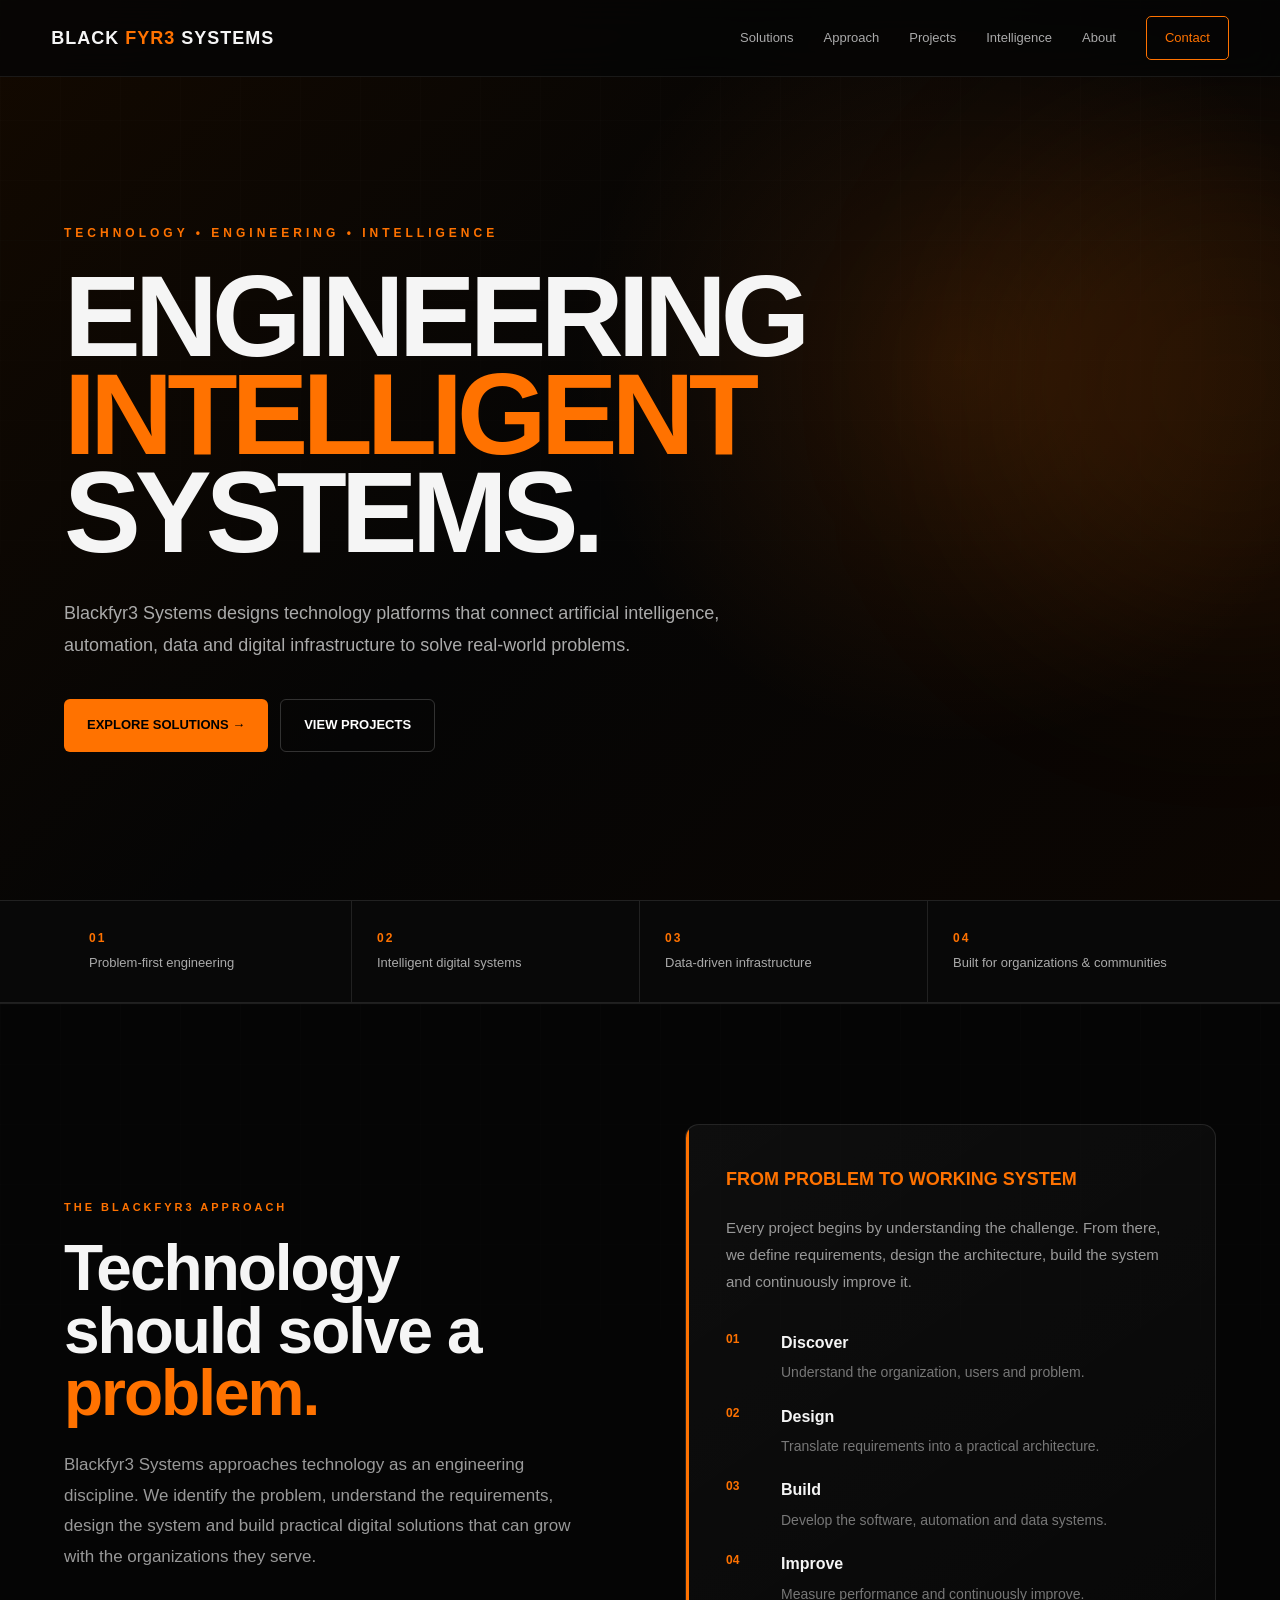
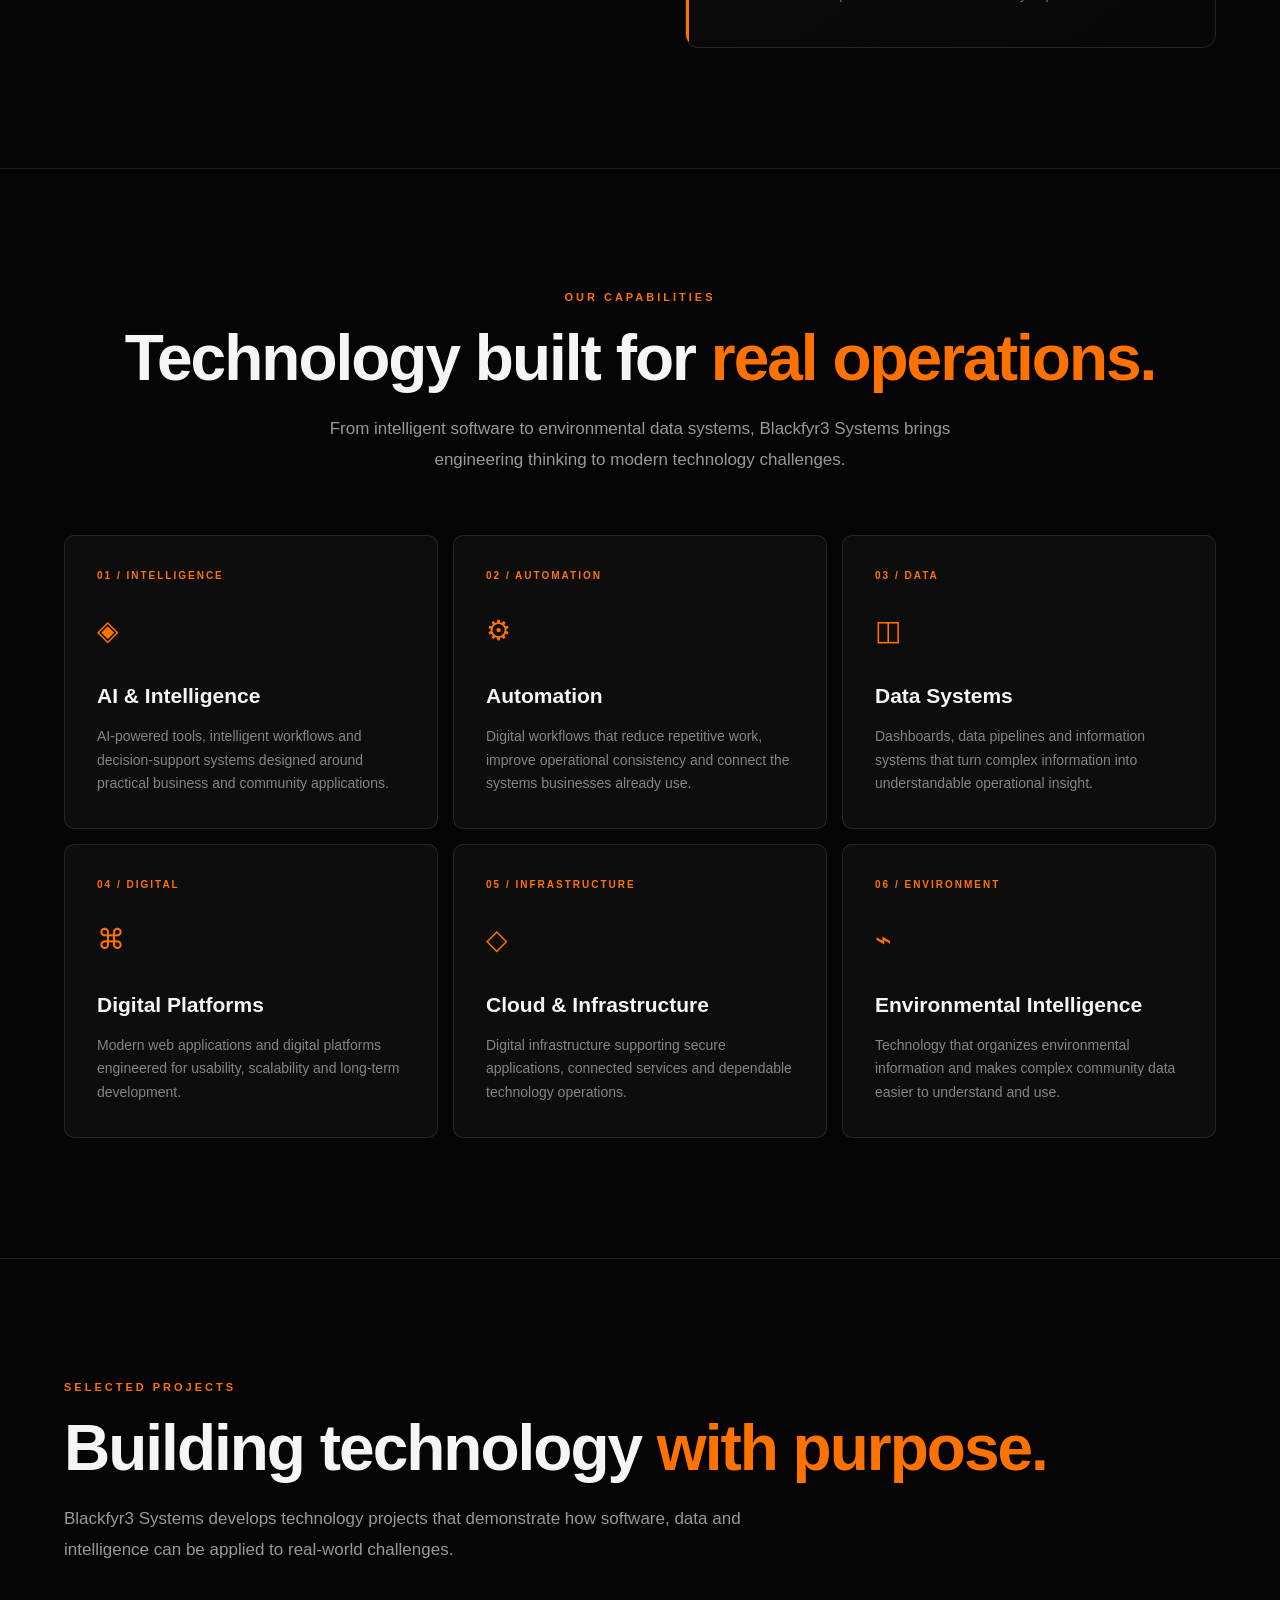
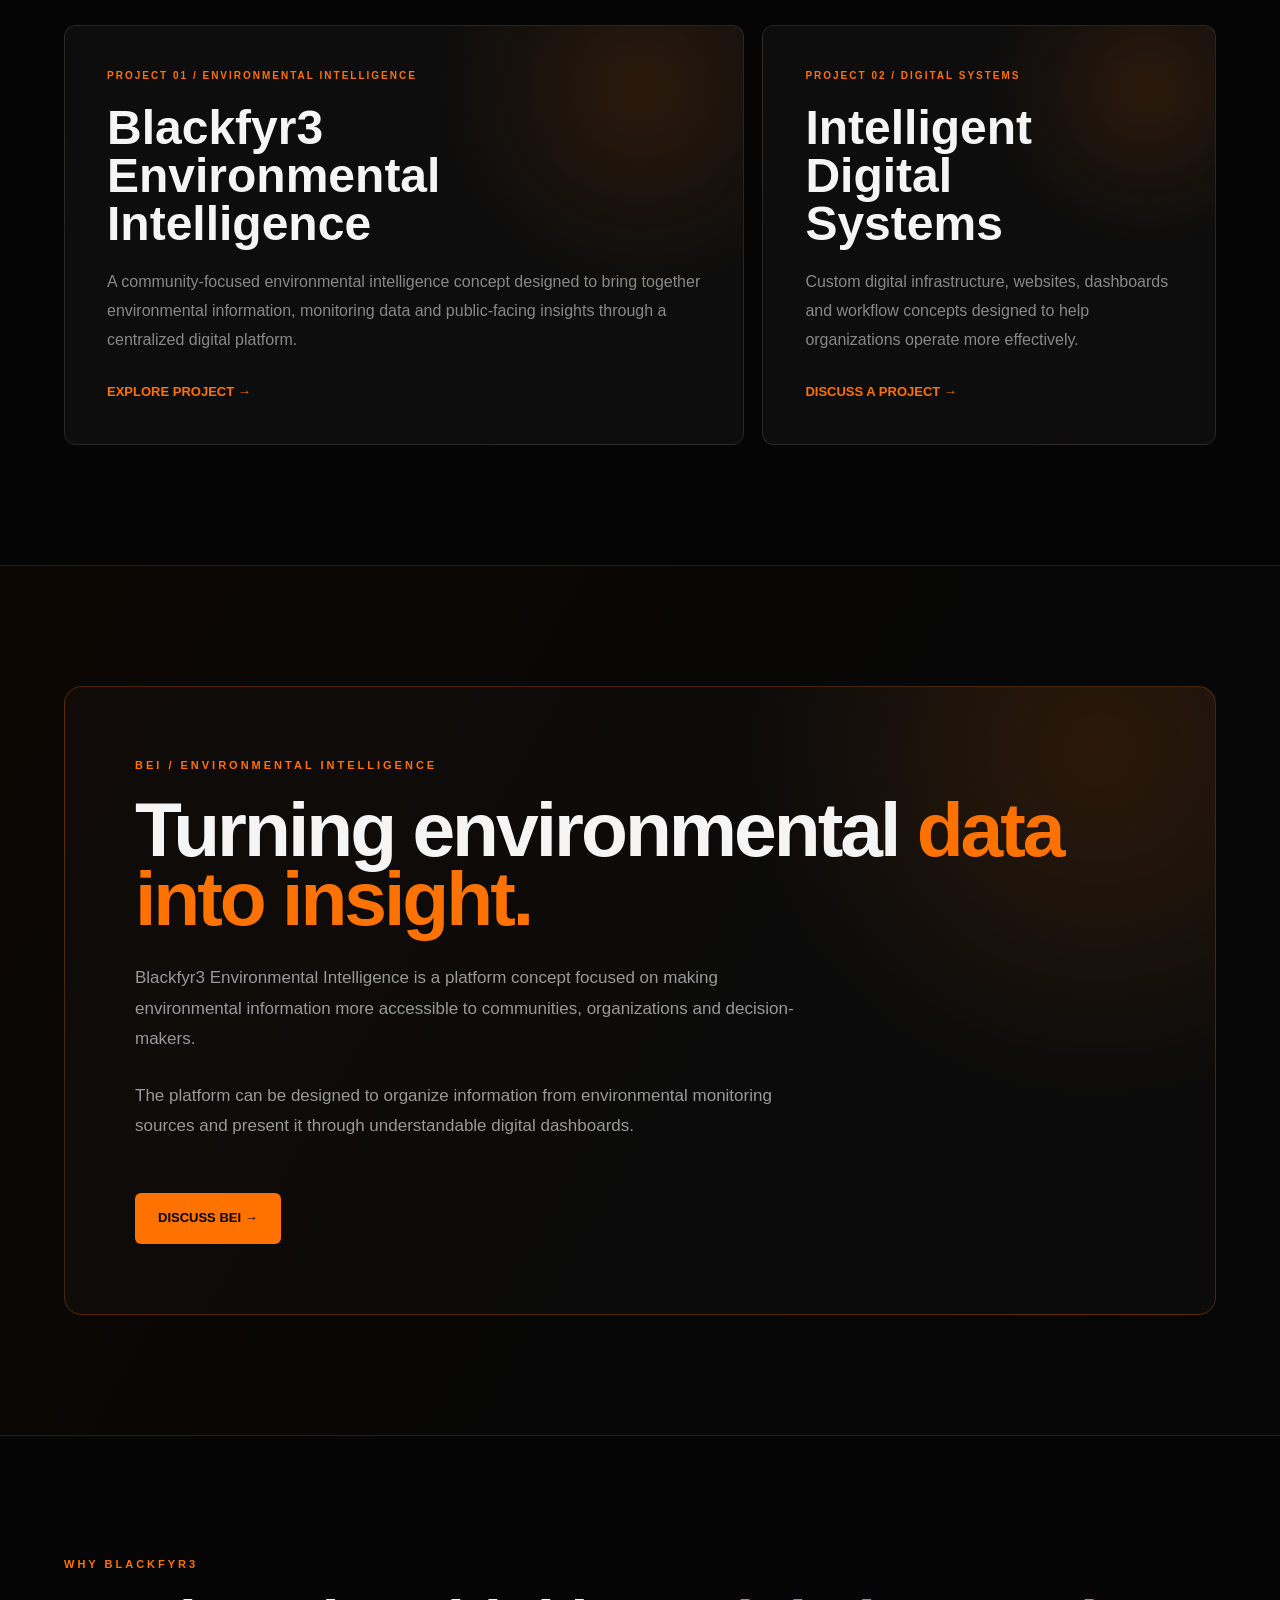
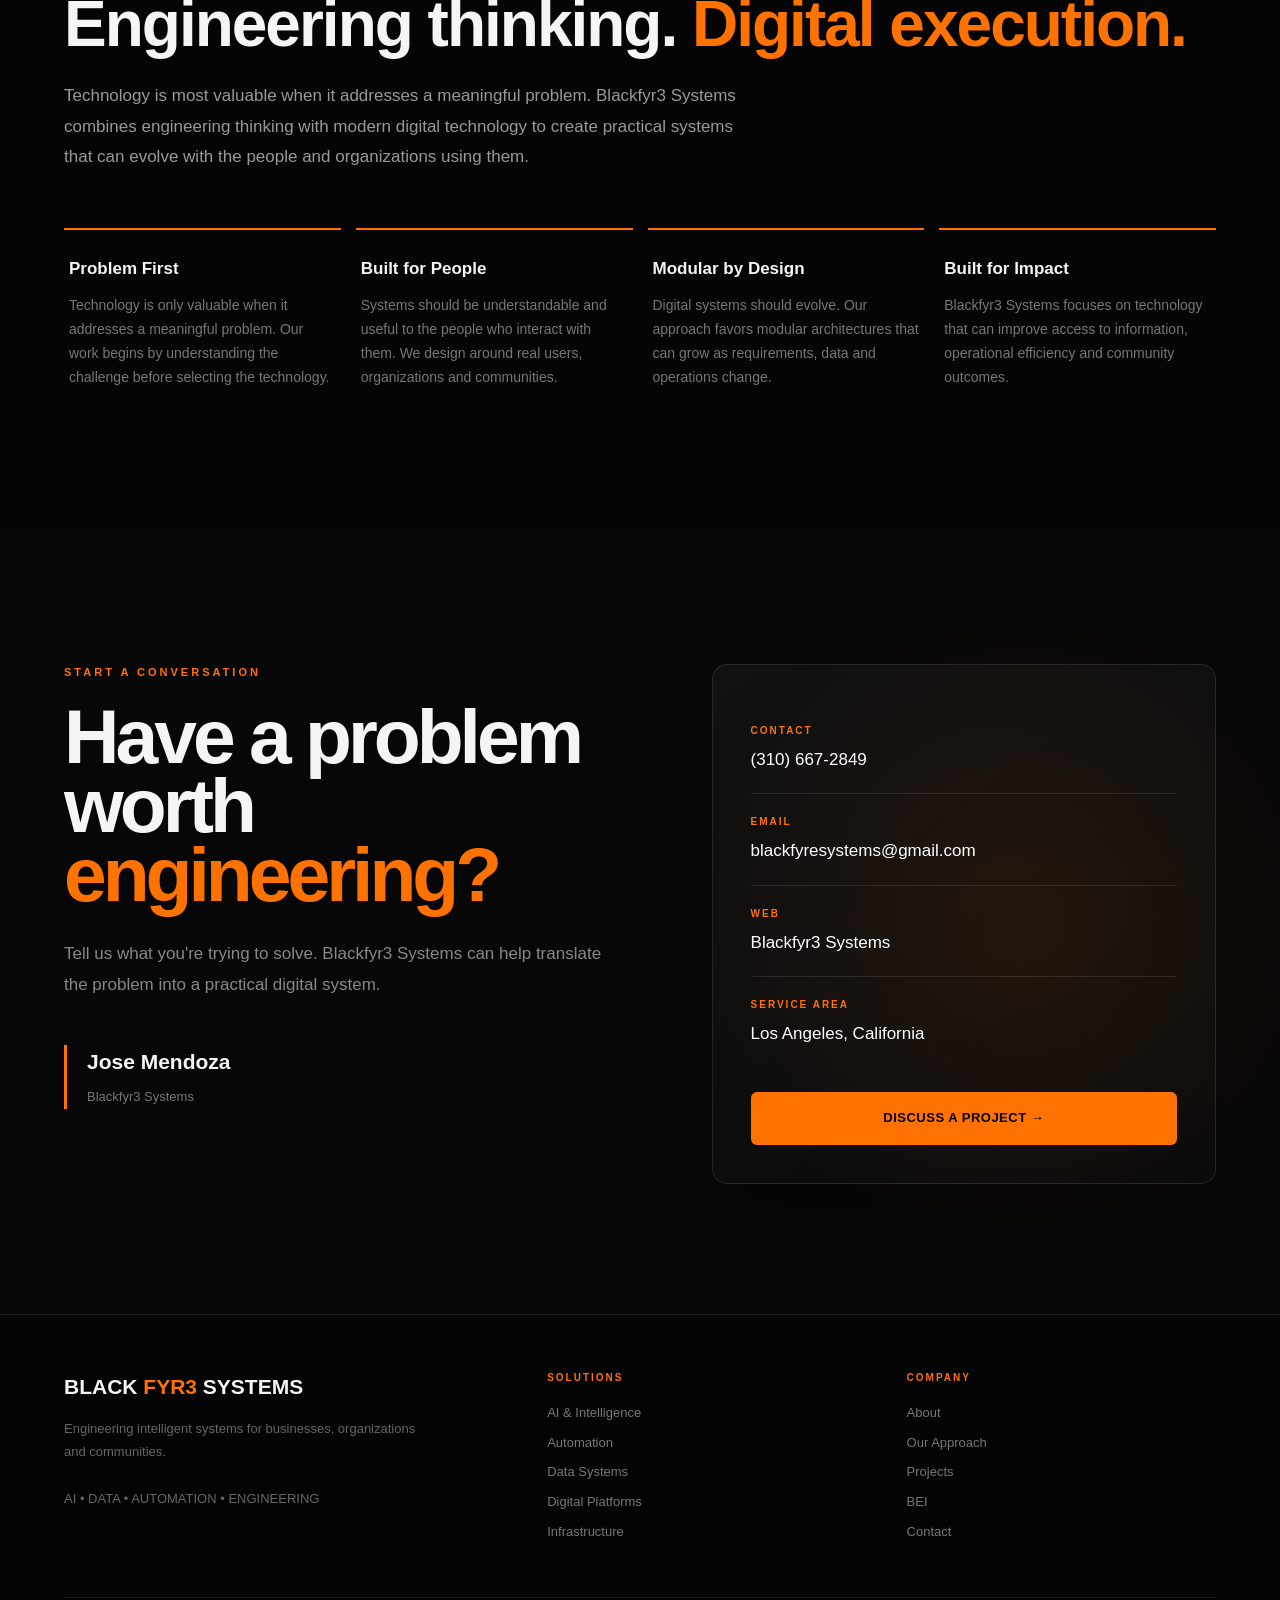
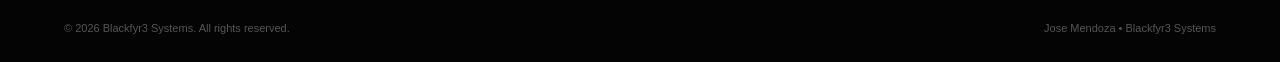
<file: index.html>
<!DOCTYPE html>
<html lang="en">
<head>
  <meta charset="UTF-8">
  <meta name="viewport" content="width=device-width, initial-scale=1.0">

  <title>BLACK FYR3 SYSTEMS | Intelligent Technology & Engineering</title>

  <meta
    name="description"
    content="Blackfyr3 Systems designs intelligent technology platforms connecting AI, automation, data and digital infrastructure to solve real-world problems."
  >

  <meta name="theme-color" content="#080808">

  <style>
    /* =========================================================
       BLACK FYR3 SYSTEMS
       CORPORATE TECHNOLOGY / ENGINEERING WEBSITE
       ========================================================= */

    :root {
      --black: #050505;
      --black2: #090909;
      --panel: #101010;
      --panel2: #141414;
      --white: #f5f5f5;
      --muted: #999999;
      --muted2: #686868;
      --orange: #ff7200;
      --orange2: #ff8a1f;
      --line: rgba(255,255,255,.10);
      --max: 1180px;
    }

    * {
      margin: 0;
      padding: 0;
      box-sizing: border-box;
    }

    html {
      scroll-behavior: smooth;
    }

    body {
      font-family:
        Inter,
        -apple-system,
        BlinkMacSystemFont,
        "Segoe UI",
        Roboto,
        Arial,
        sans-serif;

      background: var(--black);
      color: var(--white);
      line-height: 1.6;
      overflow-x: hidden;
    }

    a {
      color: inherit;
      text-decoration: none;
    }

    img {
      max-width: 100%;
    }

    /* =========================================================
       GLOBAL
       ========================================================= */

    .container {
      width: min(var(--max), 90%);
      margin: auto;
    }

    .orange {
      color: var(--orange);
    }

    .section {
      padding: 120px 0;
      position: relative;
      border-top: 1px solid var(--line);
    }

    .eyebrow {
      color: var(--orange);
      font-size: 11px;
      font-weight: 800;
      letter-spacing: 3px;
      text-transform: uppercase;
      margin-bottom: 20px;
    }

    .section-title {
      font-size: clamp(40px, 5vw, 68px);
      line-height: .98;
      letter-spacing: -2px;
      margin-bottom: 25px;
    }

    .section-text {
      max-width: 680px;
      color: var(--muted);
      font-size: 17px;
      line-height: 1.8;
    }

    /* =========================================================
       BACKGROUND EFFECTS
       ========================================================= */

    .grid-bg {
      position: absolute;
      inset: 0;
      pointer-events: none;
      opacity: .25;

      background-image:
        linear-gradient(rgba(255,255,255,.035) 1px, transparent 1px),
        linear-gradient(90deg, rgba(255,255,255,.035) 1px, transparent 1px);

      background-size: 60px 60px;

      mask-image: linear-gradient(
        to bottom,
        black,
        transparent 85%
      );
    }

    .glow {
      position: absolute;
      width: 500px;
      height: 500px;
      border-radius: 50%;
      background: rgba(255,114,0,.09);
      filter: blur(100px);
      pointer-events: none;
    }

    /* =========================================================
       NAVIGATION
       ========================================================= */

    nav {
      position: fixed;
      top: 0;
      left: 0;
      width: 100%;
      z-index: 1000;

      background: rgba(5,5,5,.82);
      backdrop-filter: blur(18px);
      border-bottom: 1px solid rgba(255,255,255,.08);
    }

    .nav-inner {
      width: min(var(--max), 92%);
      margin: auto;

      height: 76px;

      display: flex;
      align-items: center;
      justify-content: space-between;
    }

    .logo {
      font-size: 18px;
      font-weight: 900;
      letter-spacing: 1px;
    }

    .logo span {
      color: var(--orange);
    }

    .nav-links {
      display: flex;
      gap: 30px;
      align-items: center;
    }

    .nav-links a {
      color: #aaa;
      font-size: 13px;
      transition: .25s;
    }

    .nav-links a:hover {
      color: white;
    }

    .nav-cta {
      padding: 11px 18px;
      border: 1px solid var(--orange);
      color: var(--orange) !important;
      border-radius: 5px;
    }

    .nav-cta:hover {
      background: var(--orange);
      color: black !important;
    }

    /* =========================================================
       HERO
       ========================================================= */

    .hero {
      min-height: 100vh;
      padding-top: 76px;

      display: flex;
      align-items: center;

      position: relative;
      overflow: hidden;

      background:
        radial-gradient(
          circle at 75% 40%,
          rgba(255,114,0,.13),
          transparent 35%
        ),
        linear-gradient(
          135deg,
          #130900,
          #050505 50%,
          #0c0602
        );
    }

    .hero .grid-bg {
      opacity: .35;
    }

    .hero-content {
      position: relative;
      z-index: 2;
      padding: 100px 0;
    }

    .hero-label {
      color: var(--orange);
      font-size: 12px;
      letter-spacing: 4px;
      font-weight: 800;
      margin-bottom: 25px;
    }

    .hero h1 {
      max-width: 900px;

      font-size: clamp(58px, 9vw, 120px);
      line-height: .85;
      letter-spacing: -6px;
      font-weight: 900;

      margin-bottom: 35px;
    }

    .hero h1 span {
      color: var(--orange);
    }

    .hero-description {
      max-width: 670px;

      color: #aaa;
      font-size: 18px;
      line-height: 1.8;

      margin-bottom: 38px;
    }

    .hero-buttons {
      display: flex;
      gap: 12px;
      flex-wrap: wrap;
    }

    .button {
      display: inline-flex;
      align-items: center;
      justify-content: center;

      padding: 15px 23px;

      border-radius: 6px;

      font-size: 13px;
      font-weight: 800;

      transition: .25s;
    }

    .button-primary {
      background: var(--orange);
      color: black;
    }

    .button-primary:hover {
      background: var(--orange2);
      transform: translateY(-2px);
      box-shadow: 0 10px 30px rgba(255,114,0,.2);
    }

    .button-secondary {
      border: 1px solid rgba(255,255,255,.18);
      color: white;
    }

    .button-secondary:hover {
      border-color: var(--orange);
      color: var(--orange);
    }

    /* =========================================================
       STAT BAR
       ========================================================= */

    .stats {
      border-top: 1px solid var(--line);
      border-bottom: 1px solid var(--line);
      background: #080808;
    }

    .stats-grid {
      display: grid;
      grid-template-columns: repeat(4,1fr);
    }

    .stat {
      padding: 28px 25px;
      border-right: 1px solid var(--line);
    }

    .stat:last-child {
      border-right: none;
    }

    .stat-number {
      color: var(--orange);
      font-size: 12px;
      font-weight: 800;
      letter-spacing: 2px;
    }

    .stat-text {
      margin-top: 5px;
      color: #aaa;
      font-size: 13px;
    }

    /* =========================================================
       PROBLEM / APPROACH
       ========================================================= */

    .split {
      display: grid;
      grid-template-columns: 1fr 1fr;
      gap: 90px;
      align-items: center;
    }

    .approach-card {
      border: 1px solid var(--line);
      background: linear-gradient(
        145deg,
        rgba(255,255,255,.04),
        rgba(255,255,255,.015)
      );

      border-radius: 14px;
      padding: 40px;

      position: relative;
      overflow: hidden;
    }

    .approach-card::before {
      content: "";

      position: absolute;
      left: 0;
      top: 0;
      width: 3px;
      height: 100%;

      background: var(--orange);
    }

    .approach-card h3 {
      color: var(--orange);
      font-size: 18px;
      margin-bottom: 20px;
    }

    .approach-card p {
      color: #999;
      font-size: 15px;
      line-height: 1.8;
    }

    .process-list {
      margin-top: 35px;
      display: grid;
      gap: 18px;
    }

    .process {
      display: flex;
      gap: 20px;
      align-items: flex-start;
    }

    .process-number {
      min-width: 35px;
      color: var(--orange);
      font-weight: 800;
      font-size: 12px;
    }

    .process h4 {
      margin-bottom: 5px;
    }

    .process p {
      color: #777;
      font-size: 14px;
    }

    /* =========================================================
       CAPABILITIES
       ========================================================= */

    .capability-header {
      text-align: center;
      margin-bottom: 60px;
    }

    .capability-header .section-text {
      margin: auto;
    }

    .capabilities {
      display: grid;
      grid-template-columns: repeat(3,1fr);
      gap: 15px;
    }

    .capability {
      min-height: 270px;

      padding: 32px;

      border: 1px solid var(--line);
      border-radius: 10px;

      background: #0d0d0d;

      position: relative;

      transition: .3s;
    }

    .capability:hover {
      transform: translateY(-5px);
      border-color: rgba(255,114,0,.5);

      box-shadow:
        0 20px 60px rgba(0,0,0,.35);
    }

    .capability-number {
      color: var(--orange);
      font-size: 10px;
      font-weight: 800;
      letter-spacing: 2px;
    }

    .capability-icon {
      font-size: 28px;
      margin: 25px 0;
      color: var(--orange);
    }

    .capability h3 {
      font-size: 21px;
      margin-bottom: 12px;
    }

    .capability p {
      color: #858585;
      font-size: 14px;
      line-height: 1.7;
    }

    /* =========================================================
       PROJECTS
       ========================================================= */

    .project-grid {
      display: grid;
      grid-template-columns: 1.2fr .8fr;
      gap: 18px;
      margin-top: 60px;
    }

    .project {
      min-height: 420px;

      padding: 42px;

      border: 1px solid var(--line);
      border-radius: 12px;

      background:
        radial-gradient(
          circle at 85% 15%,
          rgba(255,114,0,.12),
          transparent 30%
        ),
        #0d0d0d;

      display: flex;
      flex-direction: column;
      justify-content: space-between;

      position: relative;
      overflow: hidden;
    }

    .project:hover {
      border-color: rgba(255,114,0,.5);
    }

    .project-tag {
      color: var(--orange);
      font-size: 10px;
      font-weight: 800;
      letter-spacing: 2px;
    }

    .project h3 {
      font-size: clamp(30px,4vw,48px);
      line-height: 1;
      margin: 20px 0;
    }

    .project p {
      color: #888;
      max-width: 650px;
      line-height: 1.8;
    }

    .project-link {
      margin-top: 25px;
      color: var(--orange);
      font-weight: 800;
      font-size: 13px;
    }

    /* =========================================================
       BEI
       ========================================================= */

    .bei {
      background:
        linear-gradient(
          120deg,
          #0d0703,
          #070707 60%
        );
    }

    .bei-panel {
      border: 1px solid rgba(255,114,0,.25);
      border-radius: 18px;
      padding: 70px;

      background:
        radial-gradient(
          circle at 90% 10%,
          rgba(255,114,0,.13),
          transparent 30%
        ),
        rgba(255,255,255,.02);
    }

    .bei-title {
      font-size: clamp(40px,6vw,80px);
      line-height: .9;
      letter-spacing: -3px;
      margin-bottom: 30px;
    }

    .bei-title span {
      color: var(--orange);
    }

    /* =========================================================
       WHY BLACKFYR3
       ========================================================= */

    .why-grid {
      display: grid;
      grid-template-columns: repeat(4,1fr);
      gap: 15px;
      margin-top: 55px;
    }

    .why {
      border-top: 2px solid var(--orange);
      padding: 25px 5px;
    }

    .why h3 {
      font-size: 17px;
      margin-bottom: 12px;
    }

    .why p {
      color: #777;
      font-size: 14px;
      line-height: 1.7;
    }

    /* =========================================================
       CONTACT
       ========================================================= */

    .contact-section {
      padding: 130px 0;

      background:
        radial-gradient(
          circle at 80% 50%,
          rgba(255,114,0,.09),
          transparent 30%
        ),
        #070707;
    }

    .contact-grid {
      display: grid;
      grid-template-columns: 1.05fr .95fr;
      gap: 90px;
      align-items: start;
    }

    .contact-title {
      font-size: clamp(48px,6vw,82px);
      line-height: .9;
      letter-spacing: -4px;
      margin-bottom: 30px;
    }

    .contact-title span {
      color: var(--orange);
    }

    .contact-copy {
      color: #888;
      font-size: 17px;
      line-height: 1.8;
      max-width: 580px;
    }

    .contact-person {
      margin-top: 45px;
      border-left: 3px solid var(--orange);
      padding-left: 20px;
    }

    .contact-person strong {
      display: block;
      font-size: 21px;
      margin-bottom: 4px;
    }

    .contact-person span {
      color: #777;
      font-size: 13px;
    }

    .contact-card {
      padding: 38px;

      border: 1px solid var(--line);
      border-radius: 15px;

      background:
        linear-gradient(
          145deg,
          rgba(255,255,255,.045),
          rgba(255,255,255,.015)
        );

      box-shadow:
        0 30px 80px rgba(0,0,0,.25);
    }

    .contact-item {
      padding: 20px 0;
      border-bottom: 1px solid var(--line);

      display: flex;
      flex-direction: column;
      gap: 7px;
    }

    .contact-item:last-of-type {
      border-bottom: none;
    }

    .contact-label {
      color: var(--orange);
      font-size: 10px;
      font-weight: 800;
      letter-spacing: 2px;
    }

    .contact-value {
      font-size: 17px;
      color: white;
      word-break: break-word;
    }

    .contact-value:hover {
      color: var(--orange);
    }

    .contact-action {
      display: block;
      margin-top: 25px;

      text-align: center;

      padding: 16px;

      background: var(--orange);
      color: #000;

      border-radius: 6px;

      font-weight: 900;
      font-size: 13px;
      letter-spacing: .5px;

      transition: .25s;
    }

    .contact-action:hover {
      background: var(--orange2);
      transform: translateY(-2px);
    }

    /* =========================================================
       FOOTER
       ========================================================= */

    footer {
      border-top: 1px solid var(--line);
      padding: 55px 0 25px;
      background: #040404;
    }

    .footer-grid {
      display: grid;
      grid-template-columns: 1.4fr 1fr 1fr;
      gap: 50px;
      padding-bottom: 45px;
    }

    .footer-brand h2 {
      font-size: 21px;
      margin-bottom: 15px;
    }

    .footer-brand p {
      color: #666;
      max-width: 360px;
      font-size: 13px;
      line-height: 1.7;
    }

    .footer-column h4 {
      color: var(--orange);
      font-size: 10px;
      letter-spacing: 2px;
      margin-bottom: 17px;
    }

    .footer-column a {
      display: block;
      color: #777;
      font-size: 13px;
      margin-bottom: 9px;
    }

    .footer-column a:hover {
      color: white;
    }

    .footer-bottom {
      padding-top: 22px;
      border-top: 1px solid var(--line);

      display: flex;
      justify-content: space-between;
      gap: 20px;

      color: #555;
      font-size: 11px;
    }

    /* =========================================================
       MOBILE
       ========================================================= */

    @media (max-width: 900px) {

      .nav-links {
        display: none;
      }

      .hero h1 {
        letter-spacing: -3px;
      }

      .stats-grid {
        grid-template-columns: repeat(2,1fr);
      }

      .stat:nth-child(2) {
        border-right: none;
      }

      .split,
      .project-grid,
      .contact-grid {
        grid-template-columns: 1fr;
        gap: 50px;
      }

      .capabilities {
        grid-template-columns: repeat(2,1fr);
      }

      .why-grid {
        grid-template-columns: repeat(2,1fr);
      }

      .bei-panel {
        padding: 45px 30px;
      }

      .footer-grid {
        grid-template-columns: 1fr 1fr;
      }

    }

    @media (max-width: 600px) {

      .section {
        padding: 80px 0;
      }

      .hero {
        min-height: 90vh;
      }

      .hero h1 {
        font-size: 57px;
      }

      .hero-description {
        font-size: 16px;
      }

      .stats-grid {
        grid-template-columns: 1fr;
      }

      .stat {
        border-right: none;
        border-bottom: 1px solid var(--line);
      }

      .capabilities,
      .why-grid {
        grid-template-columns: 1fr;
      }

      .capability {
        min-height: auto;
      }

      .project {
        min-height: 350px;
        padding: 30px;
      }

      .contact-card {
        padding: 25px;
      }

      .contact-title {
        letter-spacing: -2px;
      }

      .footer-grid {
        grid-template-columns: 1fr;
      }

      .footer-bottom {
        flex-direction: column;
      }

    }

  </style>
</head>


<body>


<!-- =========================================================
     NAVIGATION
     ========================================================= -->

<nav>
  <div class="nav-inner">

    <a href="#top" class="logo">
      BLACK <span>FYR3</span> SYSTEMS
    </a>

    <div class="nav-links">

      <a href="#solutions">Solutions</a>
      <a href="#approach">Approach</a>
      <a href="#projects">Projects</a>
      <a href="#intelligence">Intelligence</a>
      <a href="#about">About</a>

      <a href="#contact" class="nav-cta">
        Contact
      </a>

    </div>

  </div>
</nav>


<!-- =========================================================
     HERO
     ========================================================= -->

<header class="hero" id="top">

  <div class="grid-bg"></div>

  <div class="glow"
       style="right:-200px; top:15%;"></div>

  <div class="container">

    <div class="hero-content">

      <div class="hero-label">
        TECHNOLOGY • ENGINEERING • INTELLIGENCE
      </div>

      <h1>
        ENGINEERING<br>
        <span>INTELLIGENT</span><br>
        SYSTEMS.
      </h1>

      <p class="hero-description">
        Blackfyr3 Systems designs technology platforms that connect
        artificial intelligence, automation, data and digital
        infrastructure to solve real-world problems.
      </p>

      <div class="hero-buttons">

        <a href="#solutions"
           class="button button-primary">
          EXPLORE SOLUTIONS →
        </a>

        <a href="#projects"
           class="button button-secondary">
          VIEW PROJECTS
        </a>

      </div>

    </div>

  </div>

</header>


<!-- =========================================================
     STATS
     ========================================================= -->

<section class="stats">

  <div class="container">

    <div class="stats-grid">

      <div class="stat">
        <div class="stat-number">01</div>
        <div class="stat-text">
          Problem-first engineering
        </div>
      </div>

      <div class="stat">
        <div class="stat-number">02</div>
        <div class="stat-text">
          Intelligent digital systems
        </div>
      </div>

      <div class="stat">
        <div class="stat-number">03</div>
        <div class="stat-text">
          Data-driven infrastructure
        </div>
      </div>

      <div class="stat">
        <div class="stat-number">04</div>
        <div class="stat-text">
          Built for organizations & communities
        </div>
      </div>

    </div>

  </div>

</section>


<!-- =========================================================
     PROBLEM / APPROACH
     ========================================================= -->

<section class="section" id="approach">

  <div class="grid-bg"></div>

  <div class="container">

    <div class="split">

      <div>

        <div class="eyebrow">
          THE BLACKFYR3 APPROACH
        </div>

        <h2 class="section-title">
          Technology should
          solve a <span class="orange">problem.</span>
        </h2>

        <p class="section-text">
          Blackfyr3 Systems approaches technology as an engineering
          discipline. We identify the problem, understand the
          requirements, design the system and build practical digital
          solutions that can grow with the organizations they serve.
        </p>

      </div>


      <div class="approach-card">

        <h3>
          FROM PROBLEM TO WORKING SYSTEM
        </h3>

        <p>
          Every project begins by understanding the challenge.
          From there, we define requirements, design the architecture,
          build the system and continuously improve it.
        </p>

        <div class="process-list">

          <div class="process">
            <div class="process-number">01</div>
            <div>
              <h4>Discover</h4>
              <p>
                Understand the organization, users and problem.
              </p>
            </div>
          </div>

          <div class="process">
            <div class="process-number">02</div>
            <div>
              <h4>Design</h4>
              <p>
                Translate requirements into a practical architecture.
              </p>
            </div>
          </div>

          <div class="process">
            <div class="process-number">03</div>
            <div>
              <h4>Build</h4>
              <p>
                Develop the software, automation and data systems.
              </p>
            </div>
          </div>

          <div class="process">
            <div class="process-number">04</div>
            <div>
              <h4>Improve</h4>
              <p>
                Measure performance and continuously improve.
              </p>
            </div>
          </div>

        </div>

      </div>

    </div>

  </div>

</section>


<!-- =========================================================
     SOLUTIONS
     ========================================================= -->

<section class="section" id="solutions">

  <div class="container">

    <div class="capability-header">

      <div class="eyebrow">
        OUR CAPABILITIES
      </div>

      <h2 class="section-title">
        Technology built for
        <span class="orange">real operations.</span>
      </h2>

      <p class="section-text">
        From intelligent software to environmental data systems,
        Blackfyr3 Systems brings engineering thinking to modern
        technology challenges.
      </p>

    </div>


    <div class="capabilities">


      <article class="capability">

        <div class="capability-number">
          01 / INTELLIGENCE
        </div>

        <div class="capability-icon">
          ◈
        </div>

        <h3>
          AI & Intelligence
        </h3>

        <p>
          AI-powered tools, intelligent workflows and decision-support
          systems designed around practical business and community
          applications.
        </p>

      </article>


      <article class="capability">

        <div class="capability-number">
          02 / AUTOMATION
        </div>

        <div class="capability-icon">
          ⚙
        </div>

        <h3>
          Automation
        </h3>

        <p>
          Digital workflows that reduce repetitive work, improve
          operational consistency and connect the systems businesses
          already use.
        </p>

      </article>


      <article class="capability">

        <div class="capability-number">
          03 / DATA
        </div>

        <div class="capability-icon">
          ◫
        </div>

        <h3>
          Data Systems
        </h3>

        <p>
          Dashboards, data pipelines and information systems that turn
          complex information into understandable operational insight.
        </p>

      </article>


      <article class="capability">

        <div class="capability-number">
          04 / DIGITAL
        </div>

        <div class="capability-icon">
          ⌘
        </div>

        <h3>
          Digital Platforms
        </h3>

        <p>
          Modern web applications and digital platforms engineered
          for usability, scalability and long-term development.
        </p>

      </article>


      <article class="capability">

        <div class="capability-number">
          05 / INFRASTRUCTURE
        </div>

        <div class="capability-icon">
          ◇
        </div>

        <h3>
          Cloud & Infrastructure
        </h3>

        <p>
          Digital infrastructure supporting secure applications,
          connected services and dependable technology operations.
        </p>

      </article>


      <article class="capability">

        <div class="capability-number">
          06 / ENVIRONMENT
        </div>

        <div class="capability-icon">
          ⌁
        </div>

        <h3>
          Environmental Intelligence
        </h3>

        <p>
          Technology that organizes environmental information and makes
          complex community data easier to understand and use.
        </p>

      </article>


    </div>

  </div>

</section>


<!-- =========================================================
     PROJECTS
     ========================================================= -->

<section class="section" id="projects">

  <div class="container">

    <div class="eyebrow">
      SELECTED PROJECTS
    </div>

    <h2 class="section-title">
      Building technology
      <span class="orange">with purpose.</span>
    </h2>

    <p class="section-text">
      Blackfyr3 Systems develops technology projects that demonstrate
      how software, data and intelligence can be applied to
      real-world challenges.
    </p>


    <div class="project-grid">


      <article class="project">

        <div>

          <div class="project-tag">
            PROJECT 01 / ENVIRONMENTAL INTELLIGENCE
          </div>

          <h3>
            Blackfyr3<br>
            Environmental<br>
            Intelligence
          </h3>

          <p>
            A community-focused environmental intelligence concept
            designed to bring together environmental information,
            monitoring data and public-facing insights through a
            centralized digital platform.
          </p>

        </div>

        <a href="#intelligence"
           class="project-link">
          EXPLORE PROJECT →
        </a>

      </article>


      <article class="project">

        <div>

          <div class="project-tag">
            PROJECT 02 / DIGITAL SYSTEMS
          </div>

          <h3>
            Intelligent<br>
            Digital<br>
            Systems
          </h3>

          <p>
            Custom digital infrastructure, websites, dashboards and
            workflow concepts designed to help organizations operate
            more effectively.
          </p>

        </div>

        <a href="#contact"
           class="project-link">
          DISCUSS A PROJECT →
        </a>

      </article>


    </div>

  </div>

</section>


<!-- =========================================================
     BEI / INTELLIGENCE
     ========================================================= -->

<section class="section bei" id="intelligence">

  <div class="container">

    <div class="bei-panel">

      <div class="eyebrow">
        BEI / ENVIRONMENTAL INTELLIGENCE
      </div>

      <h2 class="bei-title">
        Turning environmental
        <span>data into insight.</span>
      </h2>

      <p class="section-text">
        Blackfyr3 Environmental Intelligence is a platform concept
        focused on making environmental information more accessible
        to communities, organizations and decision-makers.
      </p>

      <br>

      <p class="section-text">
        The platform can be designed to organize information from
        environmental monitoring sources and present it through
        understandable digital dashboards.
      </p>

      <br><br>

      <a href="#contact"
         class="button button-primary">
        DISCUSS BEI →
      </a>

    </div>

  </div>

</section>


<!-- =========================================================
     ABOUT / WHY BLACKFYR3
     ========================================================= -->

<section class="section" id="about">

  <div class="container">

    <div class="eyebrow">
      WHY BLACKFYR3
    </div>

    <h2 class="section-title">
      Engineering thinking.
      <span class="orange">Digital execution.</span>
    </h2>

    <p class="section-text">
      Technology is most valuable when it addresses a meaningful
      problem. Blackfyr3 Systems combines engineering thinking with
      modern digital technology to create practical systems that
      can evolve with the people and organizations using them.
    </p>


    <div class="why-grid">


      <div class="why">

        <h3>
          Problem First
        </h3>

        <p>
          Technology is only valuable when it addresses a meaningful
          problem. Our work begins by understanding the challenge
          before selecting the technology.
        </p>

      </div>


      <div class="why">

        <h3>
          Built for People
        </h3>

        <p>
          Systems should be understandable and useful to the people
          who interact with them. We design around real users,
          organizations and communities.
        </p>

      </div>


      <div class="why">

        <h3>
          Modular by Design
        </h3>

        <p>
          Digital systems should evolve. Our approach favors modular
          architectures that can grow as requirements, data and
          operations change.
        </p>

      </div>


      <div class="why">

        <h3>
          Built for Impact
        </h3>

        <p>
          Blackfyr3 Systems focuses on technology that can improve
          access to information, operational efficiency and
          community outcomes.
        </p>

      </div>


    </div>

  </div>

</section>


<!-- =========================================================
     CONTACT
     ========================================================= -->

<section class="contact-section" id="contact">

  <div class="container">

    <div class="contact-grid">


      <div>

        <div class="eyebrow">
          START A CONVERSATION
        </div>

        <h2 class="contact-title">
          Have a problem<br>
          worth <span>engineering?</span>
        </h2>

        <p class="contact-copy">
          Tell us what you're trying to solve. Blackfyr3 Systems
          can help translate the problem into a practical digital
          system.
        </p>


        <div class="contact-person">

          <strong>
            Jose Mendoza
          </strong>

          <span>
            Blackfyr3 Systems
          </span>

        </div>

      </div>


      <div class="contact-card">


        <div class="contact-item">

          <div class="contact-label">
            CONTACT
          </div>

          <a
            class="contact-value"
            href="tel:+13106672849"
          >
            (310) 667-2849
          </a>

        </div>


        <div class="contact-item">

          <div class="contact-label">
            EMAIL
          </div>

          <a
            class="contact-value"
            href="mailto:blackfyresystems@gmail.com"
          >
            blackfyresystems@gmail.com
          </a>

        </div>


        <div class="contact-item">

          <div class="contact-label">
            WEB
          </div>

          <a
            class="contact-value"
            href="https://celereontechnologies.github.io/blackfyr3systems/"
            target="_blank"
            rel="noopener"
          >
            Blackfyr3 Systems
          </a>

        </div>


        <div class="contact-item">

          <div class="contact-label">
            SERVICE AREA
          </div>

          <div class="contact-value">
            Los Angeles, California
          </div>

        </div>


        <a
          class="contact-action"
          href="mailto:blackfyresystems@gmail.com?subject=Blackfyr3 Systems Project Inquiry"
        >
          DISCUSS A PROJECT →
        </a>


      </div>

    </div>

  </div>

</section>


<!-- =========================================================
     FOOTER
     ========================================================= -->

<footer>

  <div class="container">

    <div class="footer-grid">


      <div class="footer-brand">

        <h2>
          BLACK <span class="orange">FYR3</span> SYSTEMS
        </h2>

        <p>
          Engineering intelligent systems for businesses,
          organizations and communities.
        </p>

        <br>

        <p>
          AI • DATA • AUTOMATION • ENGINEERING
        </p>

      </div>


      <div class="footer-column">

        <h4>
          SOLUTIONS
        </h4>

        <a href="#solutions">
          AI & Intelligence
        </a>

        <a href="#solutions">
          Automation
        </a>

        <a href="#solutions">
          Data Systems
        </a>

        <a href="#solutions">
          Digital Platforms
        </a>

        <a href="#solutions">
          Infrastructure
        </a>

      </div>


      <div class="footer-column">

        <h4>
          COMPANY
        </h4>

        <a href="#about">
          About
        </a>

        <a href="#approach">
          Our Approach
        </a>

        <a href="#projects">
          Projects
        </a>

        <a href="#intelligence">
          BEI
        </a>

        <a href="#contact">
          Contact
        </a>

      </div>


    </div>


    <div class="footer-bottom">

      <div>
        © 2026 Blackfyr3 Systems. All rights reserved.
      </div>

      <div>
        Jose Mendoza • Blackfyr3 Systems
      </div>

    </div>

  </div>

</footer>


<!-- =========================================================
     SMALL INTERACTION SCRIPT
     ========================================================= -->

<script>

  /*
   * Blackfyr3 Systems
   * Navigation enhancement
   */

  const nav = document.querySelector("nav");

  window.addEventListener("scroll", () => {

    if (window.scrollY > 30) {

      nav.style.background =
        "rgba(5,5,5,.94)";

    } else {

      nav.style.background =
        "rgba(5,5,5,.82)";

    }

  });


  /*
   * Reveal animation
   */

  const observer =
    new IntersectionObserver(
      (entries) => {

        entries.forEach(entry => {

          if (entry.isIntersecting) {

            entry.target.style.opacity = "1";
            entry.target.style.transform =
              "translateY(0)";

          }

        });

      },
      {
        threshold: .08
      }
    );


  document
    .querySelectorAll(
      ".capability, .project, .why, .approach-card"
    )
    .forEach(element => {

      element.style.opacity = "0";

      element.style.transform =
        "translateY(25px)";

      element.style.transition =
        "opacity .7s ease, transform .7s ease";

      observer.observe(element);

    });

</script>


</body>
</html>
</file>
